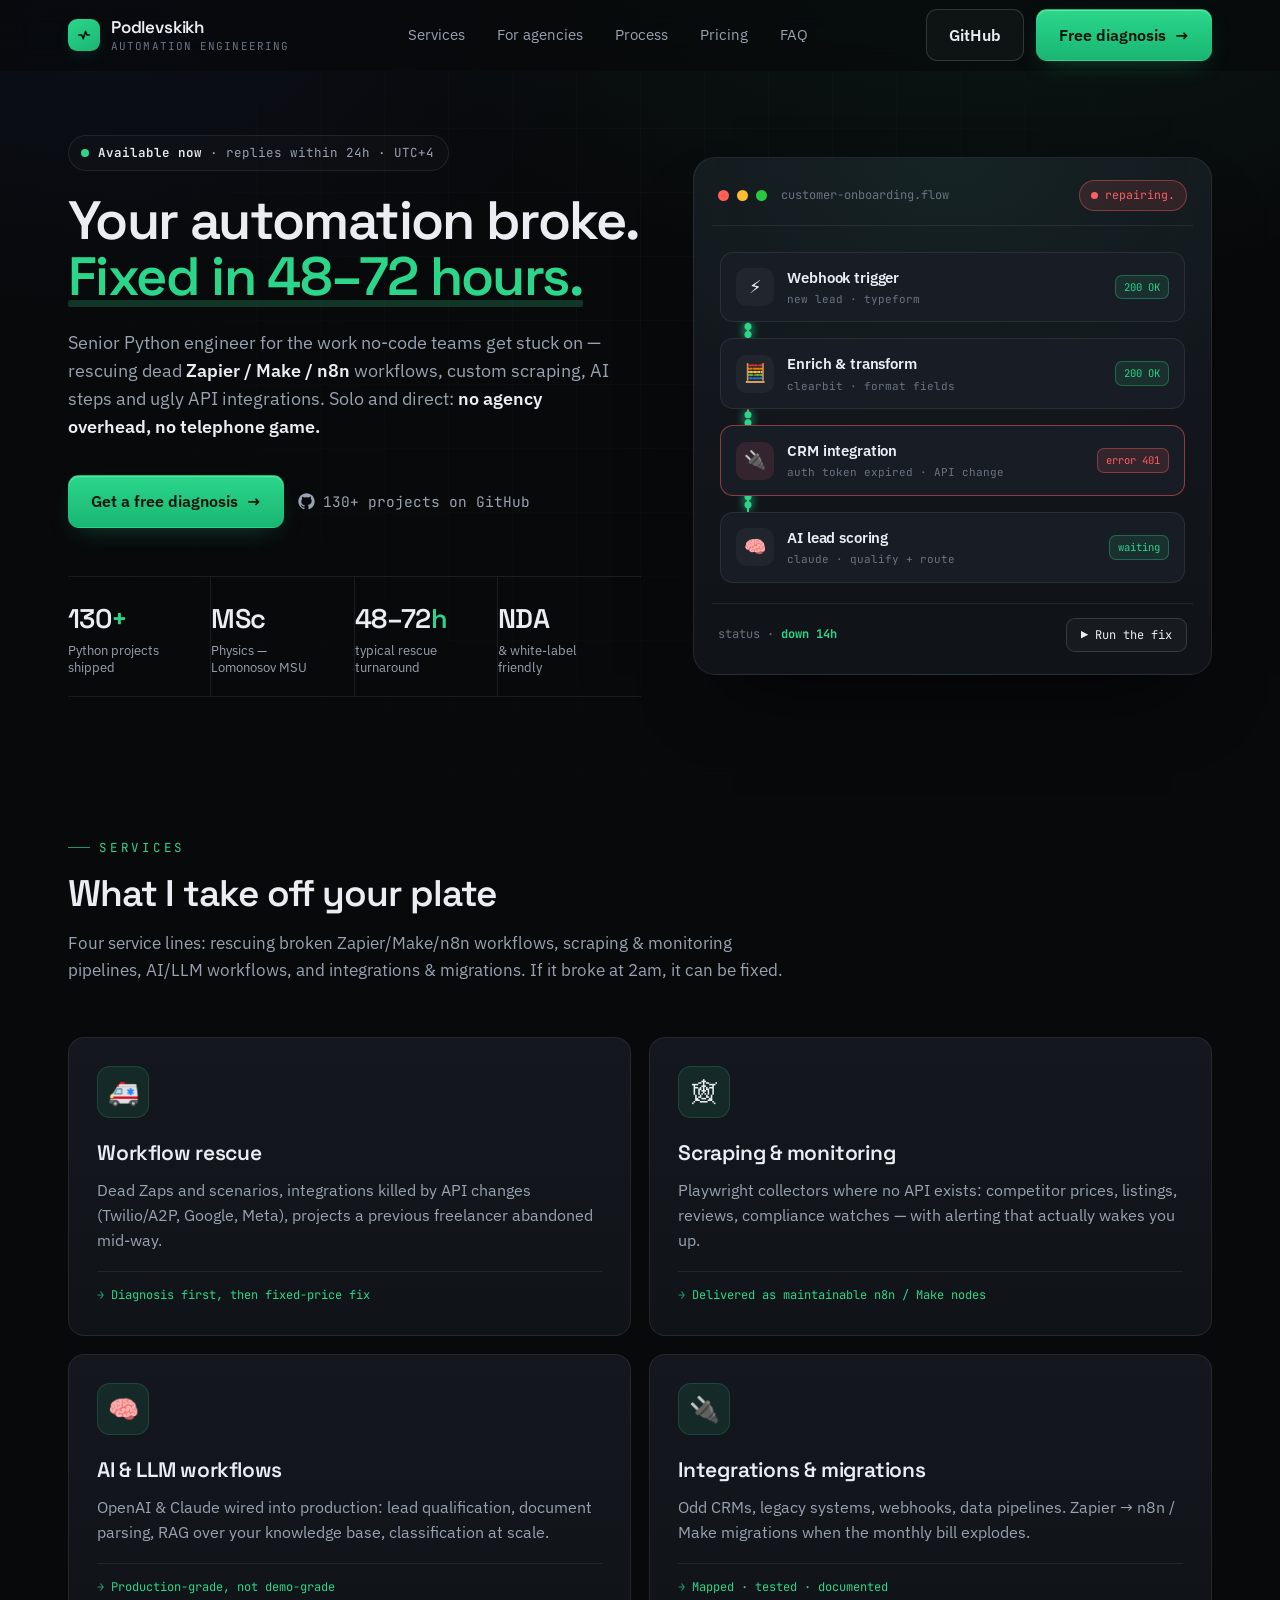
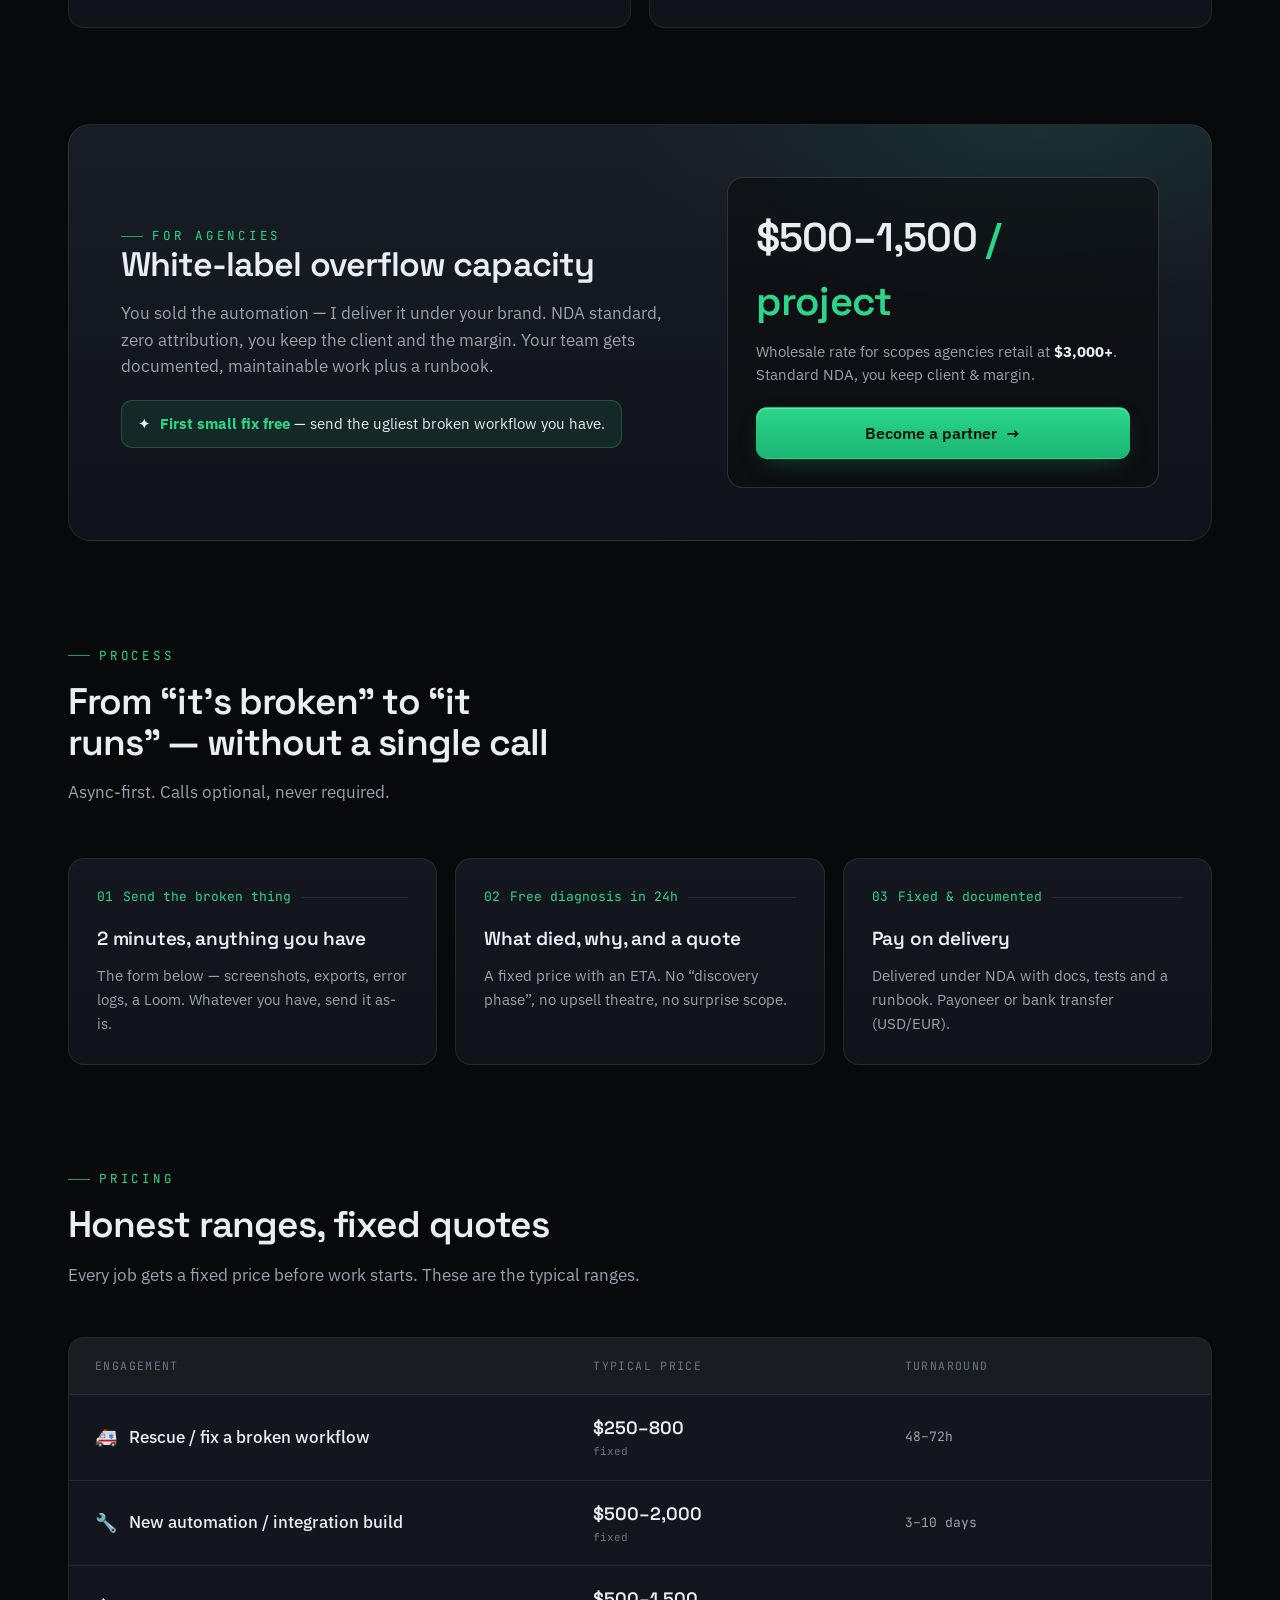
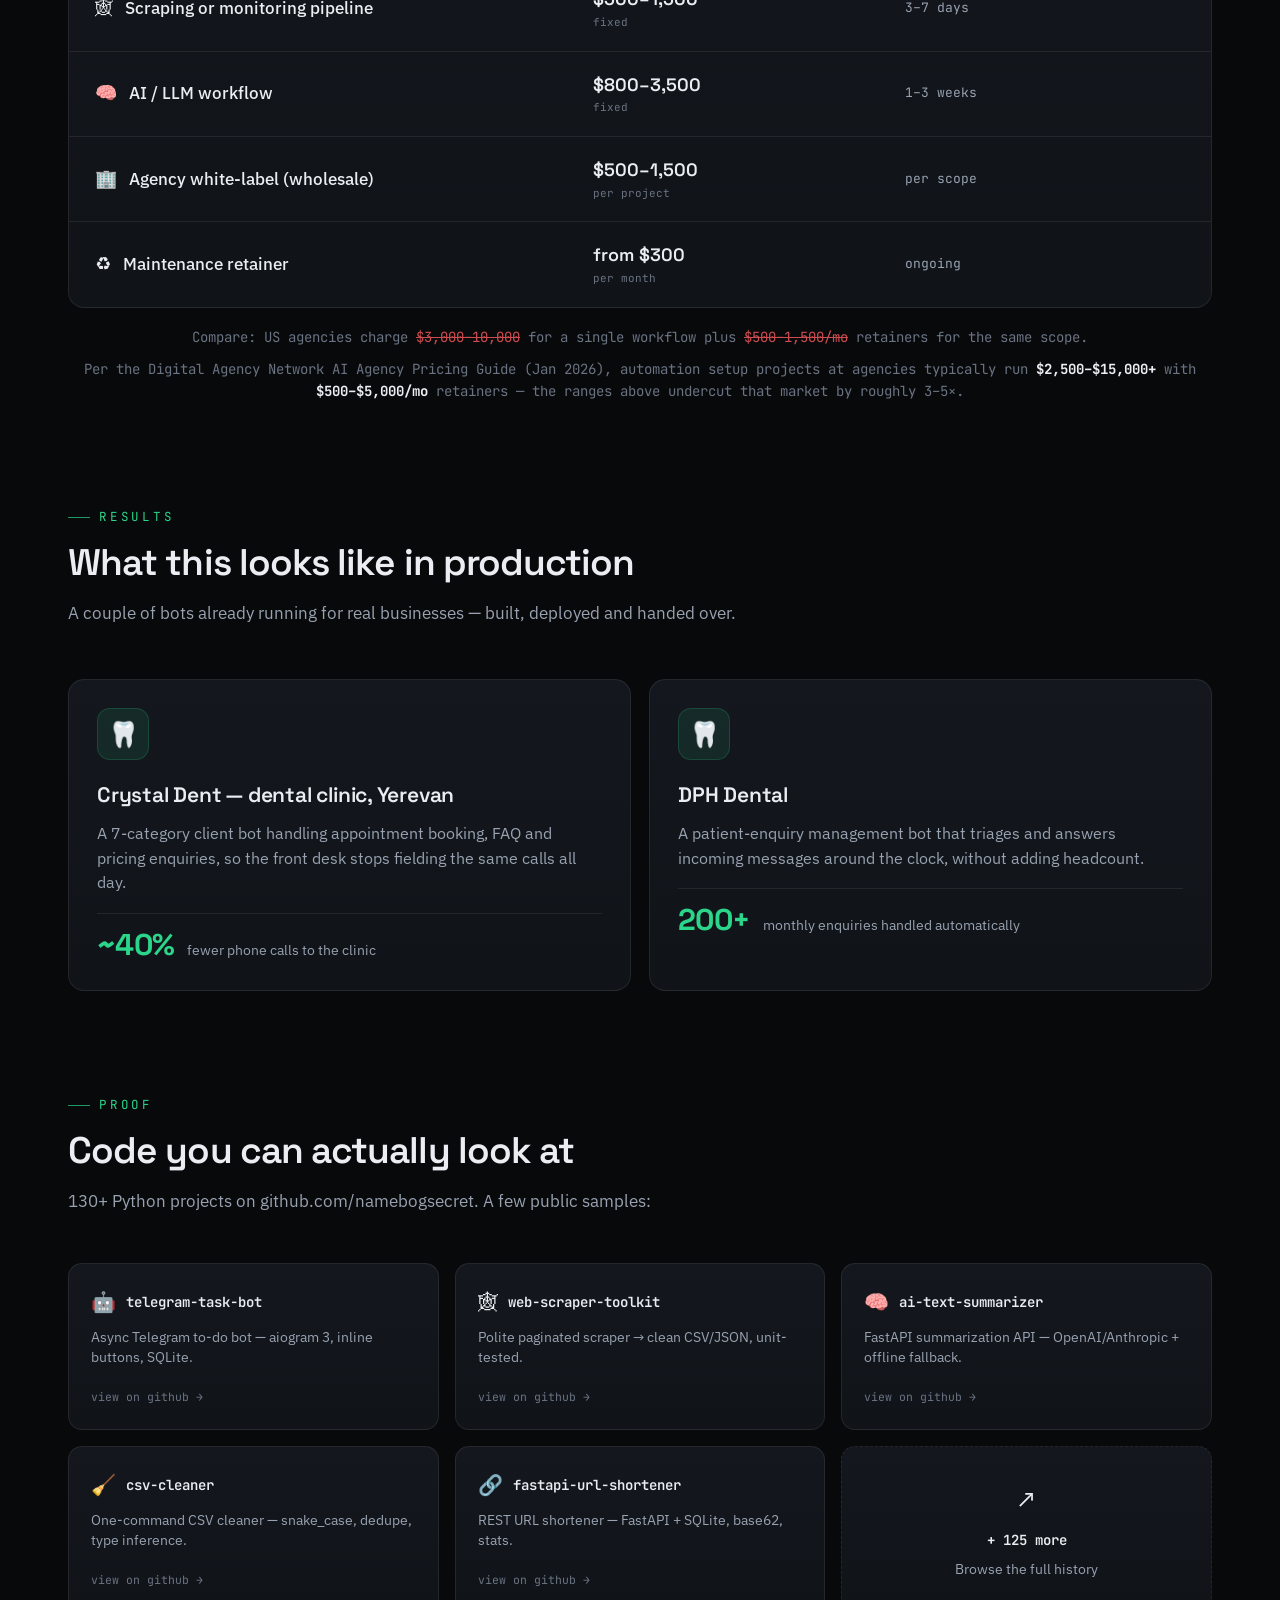
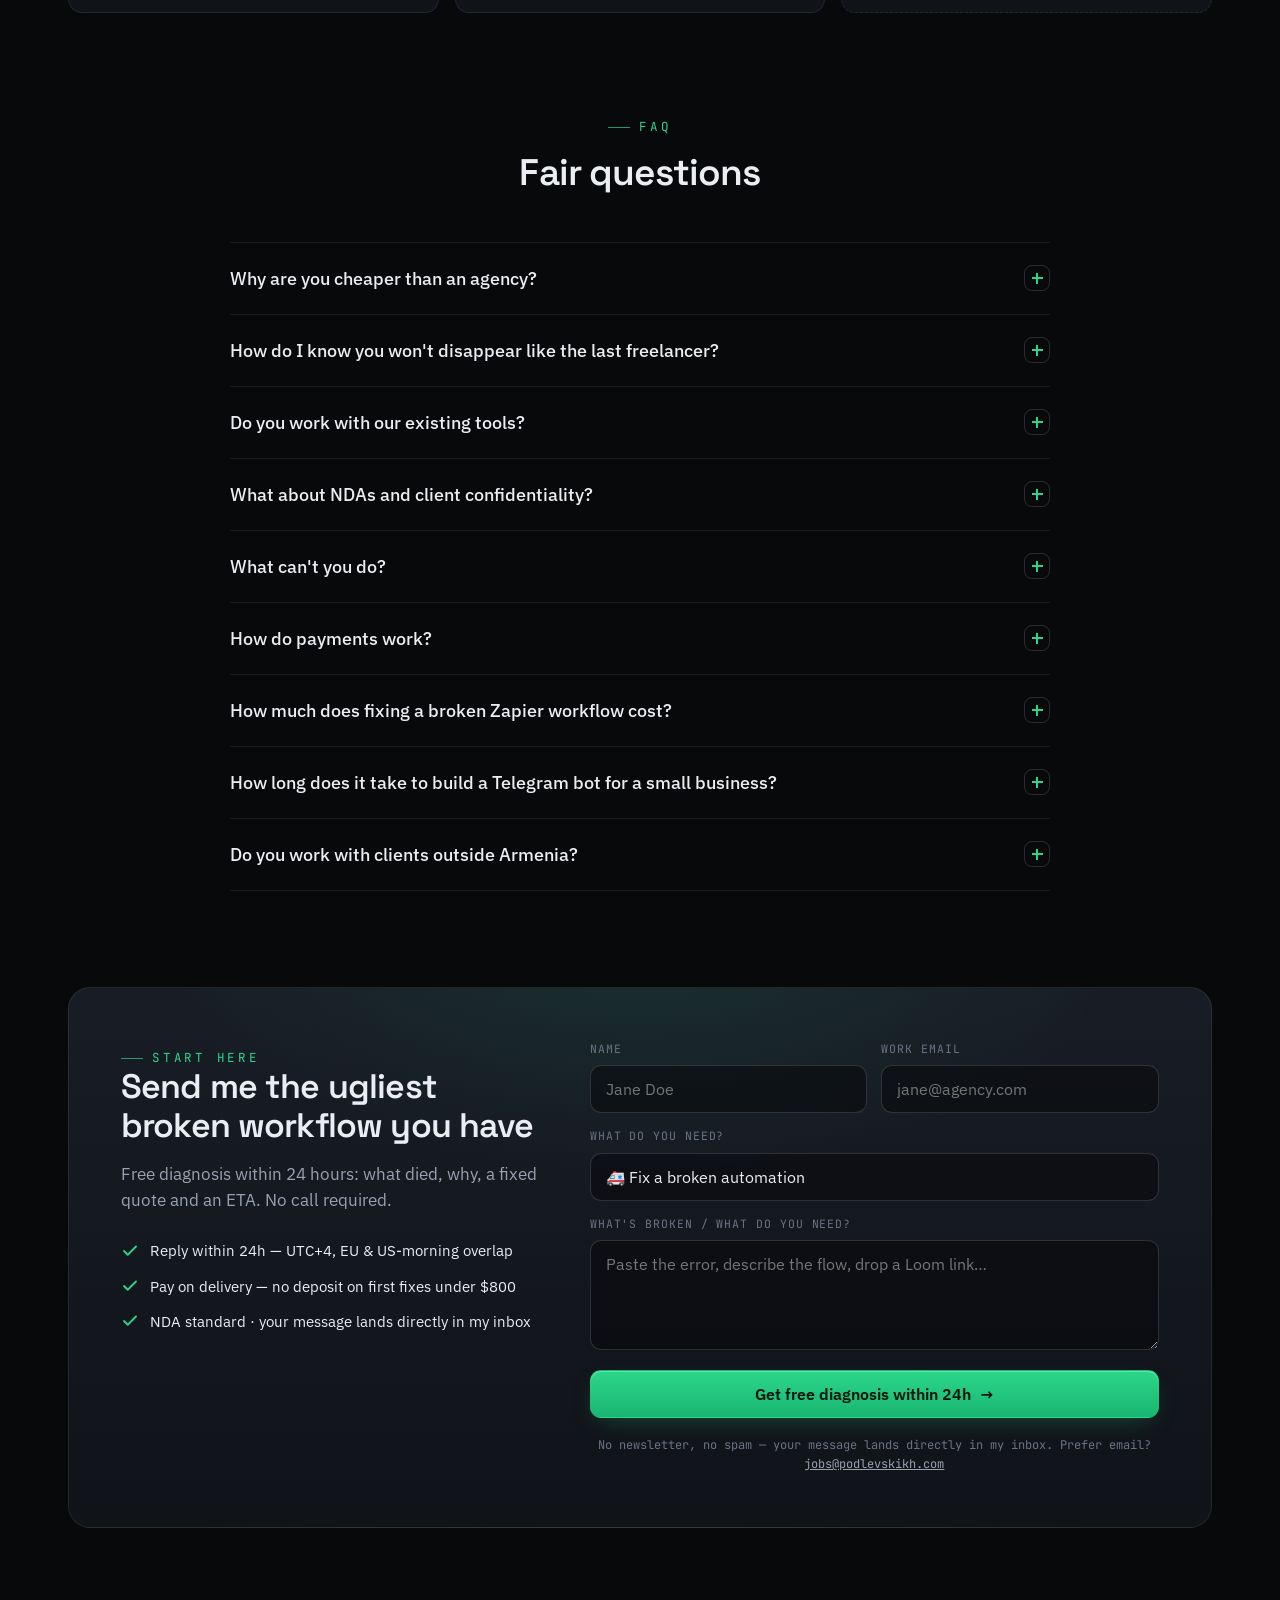
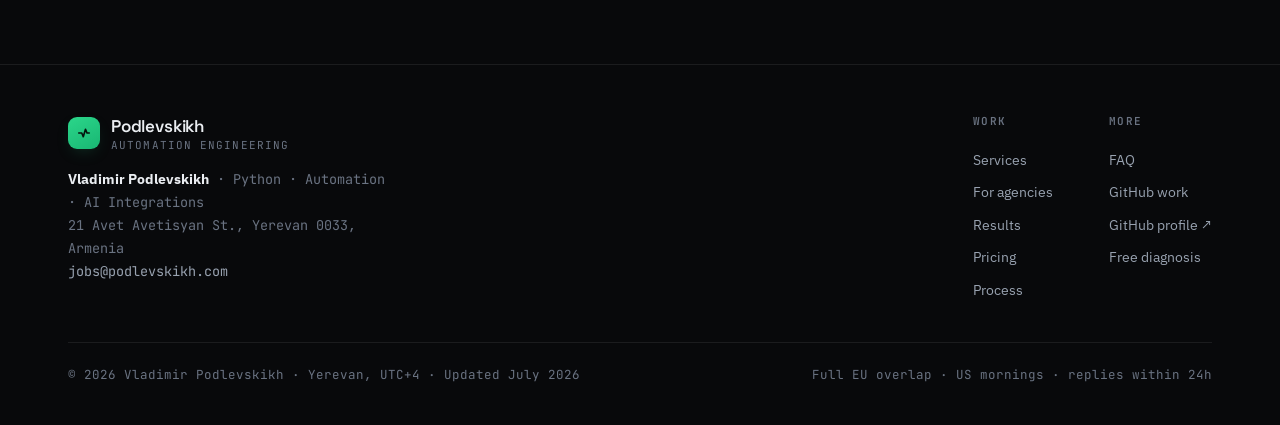
<file: index.html>
<!DOCTYPE html>
<html lang="en">
<head>
<meta charset="UTF-8" />
<meta name="yandex-verification" content="cd1fa182e7c791ec" />
<meta name="viewport" content="width=device-width, initial-scale=1" />
<title>Podlevskikh Automation — Broken Zapier/Make/n8n Fixed in 48–72h</title>
<meta name="description" content="Senior Python engineer who rescues broken Zapier, Make and n8n automations in 48–72h, plus custom scraping, AI/LLM workflows and integrations." />
<link rel="canonical" href="https://auto.podlevskikh.com/" />
<meta property="og:title" content="Podlevskikh Automation — broken workflows fixed in 48–72h" />
<meta property="og:description" content="Rescue for dead Zapier/Make/n8n automations · custom scraping · AI/LLM workflows · white-label for agencies. Free diagnosis within 24h." />
<meta property="og:type" content="website" />
<meta property="og:url" content="https://auto.podlevskikh.com/" />
<link rel="icon" href="data:image/svg+xml,%3Csvg xmlns='http://www.w3.org/2000/svg' viewBox='0 0 100 100'%3E%3Ctext y='.9em' font-size='90'%3E🚑%3C/text%3E%3C/svg%3E" />
<script type="application/ld+json">
{
  "@context": "https://schema.org",
  "@type": "ProfessionalService",
  "name": "Podlevskikh Automation",
  "description": "Automation rescue and custom workflow engineering: Zapier/Make/n8n fixes, web scraping, AI/LLM integrations.",
  "datePublished": "2026-06-08",
  "dateModified": "2026-07-11",
  "founder": {
    "@type": "Person",
    "@id": "https://tutor.podlevskikh.com/#vladimir",
    "name": "Vladimir Podlevskikh",
    "jobTitle": "Senior Python Automation Engineer",
    "alumniOf": {
      "@type": "CollegeOrUniversity",
      "name": "Lomonosov Moscow State University"
    },
    "knowsAbout": [
      "Zapier automation",
      "Make.com",
      "n8n",
      "Python automation",
      "Web scraping",
      "LLM workflows",
      "API integrations"
    ],
    "sameAs": [
      "https://linkedin.com/in/vladimir-podlevskikh",
      "https://preply.in/VLADIMIR6EN2958527510",
      "https://t.me/VladimirPodlevskikh",
      "https://profi.ru/profile/PodlevskihVN/",
      "https://podlevskikh.com/",
      "https://physics.podlevskikh.com/",
      "https://calc.podlevskikh.com/",
      "https://calculators.podlevskikh.com/",
      "https://olymp.podlevskikh.com/",
      "https://exam.podlevskikh.com/",
      "https://graph.podlevskikh.com/",
      "https://python.podlevskikh.com/",
      "https://praxis.podlevskikh.com/",
      "https://rocket.podlevskikh.com/",
      "https://space.podlevskikh.com/"
    ],
    "url": "https://tutor.podlevskikh.com/",
    "alternateName": "Владимир Подлевских"
  },
  "email": "jobs@podlevskikh.com",
  "url": "https://auto.podlevskikh.com/",
  "address": {
    "@type": "PostalAddress",
    "streetAddress": "21 Avet Avetisyan St.",
    "addressLocality": "Yerevan",
    "postalCode": "0033",
    "addressCountry": "AM"
  },
  "areaServed": [
    "US",
    "EU",
    "UK"
  ],
  "priceRange": "$250-$3500"
}
</script>
<script type="application/ld+json">
{"@context":"https://schema.org","@type":"FAQPage","mainEntity":[
{"@type":"Question","name":"Why are you cheaper than an agency?","acceptedAnswer":{"@type":"Answer","text":"No office, no sales team, no project managers — you pay for engineering only. I'm based in Yerevan (UTC+4) with full EU overlap and US-morning availability, which keeps my costs low and my response times fast."}},
{"@type":"Question","name":"How do I know you won't disappear like the last freelancer?","acceptedAnswer":{"@type":"Answer","text":"Three things: you pay on delivery (not upfront), every job ships with documentation and a runbook your team can use without me, and my GitHub history — 130+ projects over years — is public."}},
{"@type":"Question","name":"Do you work with our existing tools?","acceptedAnswer":{"@type":"Answer","text":"Yes. n8n, Make, Zapier, plus raw Python where connectors don't exist. I deliver inside your stack so your team can maintain it — or I stay on a retainer and maintain it for you."}},
{"@type":"Question","name":"What about NDAs and client confidentiality?","acceptedAnswer":{"@type":"Answer","text":"NDA is standard for white-label work — your client never learns I exist. For direct clients: your data stays in your systems; I work through accesses you control and you revoke them when we're done."}},
{"@type":"Question","name":"What can't you do?","acceptedAnswer":{"@type":"Answer","text":"I don't take projects requiring HIPAA-regulated patient-data processing, on-site presence, or 24/7 phone support. If your project needs a 10-person team, I'll tell you in the diagnosis instead of pretending."}},
{"@type":"Question","name":"How do payments work?","acceptedAnswer":{"@type":"Answer","text":"Fixed quote, then delivery, then payment via Payoneer or bank transfer (USD/EUR). Retainers are billed monthly. No deposits for first-time fixes under $800."}},
{"@type":"Question","name":"How much does fixing a broken Zapier workflow cost?","acceptedAnswer":{"@type":"Answer","text":"A rescue or fix of a broken Zapier, Make or n8n workflow is a fixed price of $250–800, quoted up front after a free diagnosis, and delivered in 48–72 hours."}},
{"@type":"Question","name":"How long does it take to build a Telegram bot for a small business?","acceptedAnswer":{"@type":"Answer","text":"A custom Telegram or chatbot build typically takes 5–10 days from requirements to launch, with a first working demo within 48 hours. Prices start at $500."}},
{"@type":"Question","name":"Do you work with clients outside Armenia?","acceptedAnswer":{"@type":"Answer","text":"Yes. Work is async-first and fully remote for clients in the US, EU and UK, with EU and US-morning overlap from UTC+4. Most projects never need a single call."}}
]}
</script>
<link rel="preconnect" href="https://fonts.googleapis.com" />
<link rel="preconnect" href="https://fonts.gstatic.com" crossorigin />
<link href="https://fonts.googleapis.com/css2?family=Space+Grotesk:wght@400;500;600;700&family=IBM+Plex+Sans:wght@400;500;600&family=JetBrains+Mono:wght@400;500;600&display=swap" rel="stylesheet" />
<link rel="stylesheet" href="styles.css" />
<script>/* analytics: неблокирующая */
window.addEventListener("load",function(){try{window.goatcounter=window.goatcounter||{};window.goatcounter.path=function(p){return location.host+(p==="/"?"/index":p)};var s=document.createElement("script");s.async=true;s.src="//gc.zgo.at/count.js";s.setAttribute("data-goatcounter","https://stats.podlevskikh.com/count");s.onerror=function(){};document.body.appendChild(s)}catch(e){}});
</script>
</head>
<body>

<!-- ============================ NAV ============================ -->
<header class="nav">
  <div class="wrap nav-inner">
    <a class="brand" href="#top">
      <span class="mark">
        <svg viewBox="0 0 24 24" fill="none" stroke="#04140d" stroke-width="2.2" stroke-linecap="round" stroke-linejoin="round">
          <path d="M5 12h4l2 5 3-10 2 5h3" />
        </svg>
      </span>
      <span>Podlevskikh<small>AUTOMATION ENGINEERING</small></span>
    </a>
    <nav class="nav-links">
      <a href="#services">Services</a>
      <a href="#agencies">For agencies</a>
      <a href="#process">Process</a>
      <a href="#pricing">Pricing</a>
      <a href="#faq">FAQ</a>
    </nav>
    <div class="nav-cta">
      <a class="btn btn-ghost" href="https://github.com/namebogsecret" target="_blank" rel="noopener">GitHub</a>
      <a class="btn btn-primary" href="#quote">Free diagnosis <span class="arrow">→</span></a>
    </div>
  </div>
</header>

<main id="top">

<!-- ============================ HERO ============================ -->
<section class="hero">
  <div class="wrap hero-grid">
    <div class="hero-left">
      <div class="status-pill reveal">
        <span class="dot"></span>
        <span><b>Available now</b> · replies within 24h · UTC+4</span>
      </div>
      <h1 class="hero-title reveal d1">Your automation broke.<br /><em>Fixed in 48–72 hours.</em></h1>
      <p class="hero-sub reveal d2">
        Senior Python engineer for the work no-code teams get stuck on — rescuing dead
        <strong>Zapier / Make / n8n</strong> workflows, custom scraping, AI steps and ugly API
        integrations. Solo and direct: <strong>no agency overhead, no telephone game.</strong>
      </p>
      <div class="hero-actions reveal d3">
        <a class="btn btn-primary" href="#quote">Get a free diagnosis <span class="arrow">→</span></a>
        <a class="gh-link" href="https://github.com/namebogsecret" target="_blank" rel="noopener">
          <svg viewBox="0 0 24 24" fill="currentColor"><path d="M12 .5C5.6.5.5 5.6.5 12c0 5.1 3.3 9.4 7.9 10.9.6.1.8-.2.8-.5v-2c-3.2.7-3.9-1.4-3.9-1.4-.5-1.3-1.3-1.7-1.3-1.7-1.1-.7.1-.7.1-.7 1.2.1 1.8 1.2 1.8 1.2 1 1.8 2.7 1.3 3.4 1 .1-.8.4-1.3.7-1.6-2.6-.3-5.3-1.3-5.3-5.7 0-1.3.5-2.3 1.2-3.1-.1-.3-.5-1.5.1-3.1 0 0 1-.3 3.3 1.2a11.5 11.5 0 0 1 6 0C17 4.6 18 4.9 18 4.9c.6 1.6.2 2.8.1 3.1.8.8 1.2 1.8 1.2 3.1 0 4.4-2.7 5.4-5.3 5.7.4.4.8 1.1.8 2.2v3.3c0 .3.2.6.8.5 4.6-1.5 7.9-5.8 7.9-10.9C23.5 5.6 18.4.5 12 .5Z"/></svg>
          130+ projects on GitHub
        </a>
      </div>

      <div class="hero-trust reveal d4">
        <div class="cell">
          <div class="num"><span data-count="130" data-suffix="+">0</span><span class="u">+</span></div>
          <div class="lbl">Python projects<br />shipped</div>
        </div>
        <div class="cell">
          <div class="num">MSc</div>
          <div class="lbl">Physics —<br />Lomonosov MSU</div>
        </div>
        <div class="cell">
          <div class="num"><span data-count="48">0</span>–<span data-count="72">0</span><span class="u">h</span></div>
          <div class="lbl">typical rescue<br />turnaround</div>
        </div>
        <div class="cell">
          <div class="num">NDA</div>
          <div class="lbl">&amp; white-label<br />friendly</div>
        </div>
      </div>
    </div>

    <!-- workflow diagram -->
    <div class="hero-right reveal d2">
      <div class="flow-card">
        <div class="flow-head">
          <div class="left">
            <span class="tl"></span><span class="tl"></span><span class="tl"></span>
            <span class="title">customer-onboarding.flow</span>
          </div>
          <span class="flow-state broken"><span class="sd"></span>workflow down</span>
        </div>

        <div class="flow-stage">
          <svg class="flow-svg" preserveAspectRatio="none"></svg>
          <div class="flow-nodes">
            <div class="fnode ok">
              <span class="ico">⚡</span>
              <span class="meta"><span class="nm">Webhook trigger</span><span class="ds">new lead · typeform</span></span>
              <span class="badge">200 OK</span>
            </div>
            <div class="fnode ok">
              <span class="ico">🧮</span>
              <span class="meta"><span class="nm">Enrich &amp; transform</span><span class="ds">clearbit · format fields</span></span>
              <span class="badge">200 OK</span>
            </div>
            <div class="fnode target">
              <span class="ico">🔌</span>
              <span class="meta"><span class="nm">CRM integration</span><span class="ds">auth token expired · API change</span></span>
              <span class="badge">error 401</span>
            </div>
            <div class="fnode ok">
              <span class="ico">🧠</span>
              <span class="meta"><span class="nm">AI lead scoring</span><span class="ds">claude · qualify + route</span></span>
              <span class="badge">waiting</span>
            </div>
          </div>
        </div>

        <div class="flow-foot">
          <span class="timer">status · <b>down 14h</b></span>
          <button class="flow-btn"><span>▶</span> Run the fix</button>
        </div>
      </div>
    </div>
  </div>
</section>

<!-- ============================ SERVICES ============================ -->
<section class="section" id="services">
  <div class="wrap">
    <div class="section-head reveal">
      <span class="eyebrow">Services</span>
      <h2>What I take off your plate</h2>
      <p>Four service lines: rescuing broken Zapier/Make/n8n workflows, scraping &amp; monitoring pipelines, AI/LLM workflows, and integrations &amp; migrations. If it broke at 2am, it can be fixed.</p>
    </div>

    <div class="services-grid">
      <article class="svc reveal">
        <div class="ico">🚑</div>
        <h3>Workflow rescue</h3>
        <p>Dead Zaps and scenarios, integrations killed by API changes (Twilio/A2P, Google, Meta), projects a previous freelancer abandoned mid-way.</p>
        <span class="tag">Diagnosis first, then fixed-price fix</span>
      </article>

      <article class="svc reveal d1">
        <div class="ico">🕸</div>
        <h3>Scraping &amp; monitoring</h3>
        <p>Playwright collectors where no API exists: competitor prices, listings, reviews, compliance watches — with alerting that actually wakes you up.</p>
        <span class="tag">Delivered as maintainable n8n / Make nodes</span>
      </article>

      <article class="svc reveal">
        <div class="ico">🧠</div>
        <h3>AI &amp; LLM workflows</h3>
        <p>OpenAI &amp; Claude wired into production: lead qualification, document parsing, RAG over your knowledge base, classification at scale.</p>
        <span class="tag">Production-grade, not demo-grade</span>
      </article>

      <article class="svc reveal d1">
        <div class="ico">🔌</div>
        <h3>Integrations &amp; migrations</h3>
        <p>Odd CRMs, legacy systems, webhooks, data pipelines. Zapier → n8n / Make migrations when the monthly bill explodes.</p>
        <span class="tag">Mapped · tested · documented</span>
      </article>
    </div>
  </div>
</section>

<!-- ============================ AGENCIES ============================ -->
<section class="section" id="agencies" style="padding-top: 0;">
  <div class="wrap">
    <div class="band reveal">
      <div class="band-text">
        <span class="eyebrow">For agencies</span>
        <h2>White-label overflow capacity</h2>
        <p>You sold the automation — I deliver it under your brand. NDA standard, zero attribution, you keep the client and the margin. Your team gets documented, maintainable work plus a runbook.</p>
        <div class="free">✦ <span><b>First small fix free</b> — send the ugliest broken workflow you have.</span></div>
      </div>
      <div class="price-box">
        <div class="big">$500–1,500<span> / project</span></div>
        <div class="cap">Wholesale rate for scopes agencies retail at <b style="color:var(--text)">$3,000+</b>. Standard NDA, you keep client &amp; margin.</div>
        <a class="btn btn-primary" href="#quote" style="margin-top:20px;width:100%;justify-content:center;">Become a partner <span class="arrow">→</span></a>
      </div>
    </div>
  </div>
</section>

<!-- ============================ PROCESS ============================ -->
<section class="section" id="process" style="padding-top: 0;">
  <div class="wrap">
    <div class="section-head reveal">
      <span class="eyebrow">Process</span>
      <h2>From “it's broken” to “it runs” — without a single call</h2>
      <p>Async-first. Calls optional, never required.</p>
    </div>

    <div class="steps">
      <div class="step reveal">
        <div class="n">Send the broken thing</div>
        <h3>2 minutes, anything you have</h3>
        <p>The form below — screenshots, exports, error logs, a Loom. Whatever you have, send it as-is.</p>
      </div>
      <div class="step reveal d1">
        <div class="n">Free diagnosis in 24h</div>
        <h3>What died, why, and a quote</h3>
        <p>A fixed price with an ETA. No “discovery phase”, no upsell theatre, no surprise scope.</p>
      </div>
      <div class="step reveal d2">
        <div class="n">Fixed &amp; documented</div>
        <h3>Pay on delivery</h3>
        <p>Delivered under NDA with docs, tests and a runbook. Payoneer or bank transfer (USD/EUR).</p>
      </div>
    </div>
  </div>
</section>

<!-- ============================ PRICING ============================ -->
<section class="section" id="pricing" style="padding-top: 0;">
  <div class="wrap">
    <div class="section-head reveal">
      <span class="eyebrow">Pricing</span>
      <h2>Honest ranges, fixed quotes</h2>
      <p>Every job gets a fixed price before work starts. These are the typical ranges.</p>
    </div>

    <div class="ptable reveal">
      <div class="prow head">
        <div>Engagement</div><div>Typical price</div><div>Turnaround</div>
      </div>
      <div class="prow">
        <div class="eng"><span class="e-ico">🚑</span> Rescue / fix a broken workflow</div>
        <div class="pp">$250–800 <span class="fx">fixed</span></div>
        <div class="tt">48–72h</div>
      </div>
      <div class="prow">
        <div class="eng"><span class="e-ico">🔧</span> New automation / integration build</div>
        <div class="pp">$500–2,000 <span class="fx">fixed</span></div>
        <div class="tt">3–10 days</div>
      </div>
      <div class="prow">
        <div class="eng"><span class="e-ico">🕸</span> Scraping or monitoring pipeline</div>
        <div class="pp">$500–1,500 <span class="fx">fixed</span></div>
        <div class="tt">3–7 days</div>
      </div>
      <div class="prow">
        <div class="eng"><span class="e-ico">🧠</span> AI / LLM workflow</div>
        <div class="pp">$800–3,500 <span class="fx">fixed</span></div>
        <div class="tt">1–3 weeks</div>
      </div>
      <div class="prow">
        <div class="eng"><span class="e-ico">🏢</span> Agency white-label (wholesale)</div>
        <div class="pp">$500–1,500 <span class="fx">per project</span></div>
        <div class="tt">per scope</div>
      </div>
      <div class="prow">
        <div class="eng"><span class="e-ico">♻️</span> Maintenance retainer</div>
        <div class="pp">from $300 <span class="fx">per month</span></div>
        <div class="tt">ongoing</div>
      </div>
    </div>
    <p class="pcompare reveal">Compare: US agencies charge <s>$3,000–10,000</s> for a single workflow plus <s>$500–1,500/mo</s> retainers for the same scope.</p>
    <p class="pcompare reveal" style="margin-top:10px;">Per the <a href="https://digitalagencynetwork.com/ai-agency-pricing/" target="_blank" rel="noopener">Digital Agency Network AI Agency Pricing Guide (Jan 2026)</a>, automation setup projects at agencies typically run <b style="color:var(--text)">$2,500–$15,000+</b> with <b style="color:var(--text)">$500–$5,000/mo</b> retainers — the ranges above undercut that market by roughly 3–5×.</p>
  </div>
</section>

<!-- ============================ RESULTS ============================ -->
<section class="section" id="results" style="padding-top: 0;">
  <div class="wrap">
    <div class="section-head reveal">
      <span class="eyebrow">Results</span>
      <h2>What this looks like in production</h2>
      <p>A couple of bots already running for real businesses — built, deployed and handed over.</p>
    </div>

    <div class="services-grid">
      <article class="svc case reveal">
        <div class="ico">🦷</div>
        <h3>Crystal Dent — dental clinic, Yerevan</h3>
        <p>A 7-category client bot handling appointment booking, FAQ and pricing enquiries, so the front desk stops fielding the same calls all day.</p>
        <div class="case-stat"><span class="big">~40%</span><span class="cap">fewer phone calls to the clinic</span></div>
      </article>

      <article class="svc case reveal d1">
        <div class="ico">🦷</div>
        <h3>DPH Dental</h3>
        <p>A patient-enquiry management bot that triages and answers incoming messages around the clock, without adding headcount.</p>
        <div class="case-stat"><span class="big">200+</span><span class="cap">monthly enquiries handled automatically</span></div>
      </article>
    </div>
  </div>
</section>

<!-- ============================ PROOF ============================ -->
<section class="section" id="proof" style="padding-top: 0;">
  <div class="wrap">
    <div class="section-head reveal">
      <span class="eyebrow">Proof</span>
      <h2>Code you can actually look at</h2>
      <p>130+ Python projects on github.com/namebogsecret. A few public samples:</p>
    </div>

    <div class="proof-grid">
      <a class="repo reveal" href="https://github.com/namebogsecret/telegram-task-bot" target="_blank" rel="noopener">
        <div class="top"><span class="rico">🤖</span><span class="rname">telegram-task-bot</span></div>
        <p>Async Telegram to-do bot — aiogram 3, inline buttons, SQLite.</p>
        <span class="gh">view on github →</span>
      </a>
      <a class="repo reveal d1" href="https://github.com/namebogsecret/web-scraper-toolkit" target="_blank" rel="noopener">
        <div class="top"><span class="rico">🕸</span><span class="rname">web-scraper-toolkit</span></div>
        <p>Polite paginated scraper → clean CSV/JSON, unit-tested.</p>
        <span class="gh">view on github →</span>
      </a>
      <a class="repo reveal d2" href="https://github.com/namebogsecret/ai-text-summarizer" target="_blank" rel="noopener">
        <div class="top"><span class="rico">🧠</span><span class="rname">ai-text-summarizer</span></div>
        <p>FastAPI summarization API — OpenAI/Anthropic + offline fallback.</p>
        <span class="gh">view on github →</span>
      </a>
      <a class="repo reveal" href="https://github.com/namebogsecret/csv-cleaner" target="_blank" rel="noopener">
        <div class="top"><span class="rico">🧹</span><span class="rname">csv-cleaner</span></div>
        <p>One-command CSV cleaner — snake_case, dedupe, type inference.</p>
        <span class="gh">view on github →</span>
      </a>
      <a class="repo reveal d1" href="https://github.com/namebogsecret/fastapi-url-shortener" target="_blank" rel="noopener">
        <div class="top"><span class="rico">🔗</span><span class="rname">fastapi-url-shortener</span></div>
        <p>REST URL shortener — FastAPI + SQLite, base62, stats.</p>
        <span class="gh">view on github →</span>
      </a>
      <a class="repo reveal d2" href="https://github.com/namebogsecret" target="_blank" rel="noopener" style="display:flex;align-items:center;justify-content:center;text-align:center;border-style:dashed;">
        <div style="display:flex;flex-direction:column;gap:8px;align-items:center;">
          <span class="rico" style="font-size:26px;">↗</span>
          <span class="rname">+ 125 more</span>
          <p style="margin:0;">Browse the full history</p>
        </div>
      </a>
    </div>
  </div>
</section>

<!-- ============================ FAQ ============================ -->
<section class="section" id="faq" style="padding-top: 0;">
  <div class="wrap">
    <div class="section-head center reveal">
      <span class="eyebrow" style="justify-content:center;">FAQ</span>
      <h2>Fair questions</h2>
    </div>

    <div class="faq-wrap reveal">
      <div class="faq-item">
        <button class="faq-q">Why are you cheaper than an agency?<span class="pm"></span></button>
        <div class="faq-a"><div class="inner">No office, no sales team, no project managers — you pay for engineering only. I'm based in Yerevan (UTC+4) with full EU overlap and US-morning availability, which keeps my costs low and my response times fast.</div></div>
      </div>
      <div class="faq-item">
        <button class="faq-q">How do I know you won't disappear like the last freelancer?<span class="pm"></span></button>
        <div class="faq-a"><div class="inner">Three things: you pay on delivery (not upfront), every job ships with documentation and a runbook your team can use without me, and my GitHub history — 130+ projects over years — is public. Disappearing acts don't leave that kind of paper trail.</div></div>
      </div>
      <div class="faq-item">
        <button class="faq-q">Do you work with our existing tools?<span class="pm"></span></button>
        <div class="faq-a"><div class="inner">Yes. n8n, Make, Zapier, plus raw Python where connectors don't exist. I deliver inside your stack so your team can maintain it — or I stay on a retainer and maintain it for you.</div></div>
      </div>
      <div class="faq-item">
        <button class="faq-q">What about NDAs and client confidentiality?<span class="pm"></span></button>
        <div class="faq-a"><div class="inner">NDA is standard for white-label work — your client never learns I exist. For direct clients: your data stays in your systems; I work through accesses you control and you revoke them when we're done.</div></div>
      </div>
      <div class="faq-item">
        <button class="faq-q">What can't you do?<span class="pm"></span></button>
        <div class="faq-a"><div class="inner">I don't take projects requiring HIPAA-regulated patient-data processing, on-site presence, or 24/7 phone support. If your project needs a 10-person team, I'll tell you in the diagnosis instead of pretending.</div></div>
      </div>
      <div class="faq-item">
        <button class="faq-q">How do payments work?<span class="pm"></span></button>
        <div class="faq-a"><div class="inner">Fixed quote → delivery → payment via Payoneer or bank transfer (USD/EUR). Retainers are billed monthly. No deposits for first-time fixes under $800.</div></div>
      </div>
      <div class="faq-item">
        <button class="faq-q">How much does fixing a broken Zapier workflow cost?<span class="pm"></span></button>
        <div class="faq-a"><div class="inner">A rescue or fix of a broken Zapier, Make or n8n workflow is a fixed price of $250–800, quoted up front after a free diagnosis, and delivered in 48–72 hours. You see the price before any work starts.</div></div>
      </div>
      <div class="faq-item">
        <button class="faq-q">How long does it take to build a Telegram bot for a small business?<span class="pm"></span></button>
        <div class="faq-a"><div class="inner">A custom Telegram or chatbot build typically takes 5–10 days from requirements to launch, with a first working demo within 48 hours. Prices start at $500, depending on scope and integrations.</div></div>
      </div>
      <div class="faq-item">
        <button class="faq-q">Do you work with clients outside Armenia?<span class="pm"></span></button>
        <div class="faq-a"><div class="inner">Yes. Work is async-first and fully remote — clients in the US, EU and UK, with EU and US-morning overlap from UTC+4 (Yerevan). Most projects never need a single call.</div></div>
      </div>
    </div>
  </div>
</section>

<!-- ============================ CONTACT ============================ -->
<section class="section" id="quote" style="padding-top: 0;">
  <div class="wrap">
    <div class="contact reveal">
      <div class="left">
        <span class="eyebrow">Start here</span>
        <h2>Send me the ugliest broken workflow you have</h2>
        <p>Free diagnosis within 24 hours: what died, why, a fixed quote and an ETA. No call required.</p>
        <div class="assure">
          <div class="a"><svg class="c" viewBox="0 0 24 24" fill="none" stroke="currentColor" stroke-width="2.4" stroke-linecap="round" stroke-linejoin="round"><path d="M20 6 9 17l-5-5"/></svg> Reply within 24h — UTC+4, EU &amp; US-morning overlap</div>
          <div class="a"><svg class="c" viewBox="0 0 24 24" fill="none" stroke="currentColor" stroke-width="2.4" stroke-linecap="round" stroke-linejoin="round"><path d="M20 6 9 17l-5-5"/></svg> Pay on delivery — no deposit on first fixes under $800</div>
          <div class="a"><svg class="c" viewBox="0 0 24 24" fill="none" stroke="currentColor" stroke-width="2.4" stroke-linecap="round" stroke-linejoin="round"><path d="M20 6 9 17l-5-5"/></svg> NDA standard · your message lands directly in my inbox</div>
        </div>
      </div>

      <form class="form" id="quote-form" action="https://formsubmit.co/ajax/jobs@podlevskikh.com" method="POST">
        <input type="hidden" name="_subject" value="🔥 LEAD: automation request from landing" />
        <input type="hidden" name="_template" value="table" />
        <input type="text" name="_honey" style="display:none" tabindex="-1" autocomplete="off" />
        <div class="field row2">
          <div class="field"><label for="name">Name</label><input id="name" name="name" type="text" placeholder="Jane Doe" required /></div>
          <div class="field"><label for="email">Work email</label><input id="email" name="email" type="email" placeholder="jane@agency.com" required /></div>
        </div>
        <div class="field">
          <label for="need">What do you need?</label>
          <select id="need" name="type">
            <option value="rescue">🚑 Fix a broken automation</option>
            <option value="build">🔧 Build a new automation / integration</option>
            <option value="scraping">🕸 Scraping / monitoring pipeline</option>
            <option value="ai">🧠 AI / LLM workflow</option>
            <option value="whitelabel">🏢 Agency — white-label partnership</option>
            <option value="other">Something else</option>
          </select>
        </div>
        <div class="field">
          <label for="msg">What's broken / what do you need?</label>
          <textarea id="msg" name="message" placeholder="Paste the error, describe the flow, drop a Loom link…" required></textarea>
        </div>
        <button class="btn btn-primary submit" type="submit" style="width:100%;justify-content:center;">Get free diagnosis within 24h <span class="arrow">→</span></button>
        <p class="form-note">No newsletter, no spam — your message lands directly in my inbox. Prefer email? <a href="mailto:jobs@podlevskikh.com" style="color:var(--muted);text-decoration:underline;">jobs@podlevskikh.com</a></p>
        <div class="form-success"><span style="font-size:18px;">✅</span><span><b>Got it.</b> Your diagnosis lands in your inbox within 24 hours. — Vladimir</span></div>
      </form>
    </div>
  </div>
</section>

</main>

<!-- ============================ FOOTER ============================ -->
<footer class="footer">
  <div class="wrap">
    <div class="footer-grid">
      <div class="footer-brand" style="max-width:320px;">
        <a class="brand" href="#top">
          <span class="mark">
            <svg viewBox="0 0 24 24" fill="none" stroke="#04140d" stroke-width="2.2" stroke-linecap="round" stroke-linejoin="round"><path d="M5 12h4l2 5 3-10 2 5h3" /></svg>
          </span>
          <span>Podlevskikh<small>AUTOMATION ENGINEERING</small></span>
        </a>
        <p class="addr" style="margin-top:14px;">
          <b style="color:var(--text);font-family:var(--font-body);">Vladimir Podlevskikh</b> · Python · Automation · AI Integrations<br />
          21 Avet Avetisyan St., Yerevan 0033, Armenia<br />
          <a href="mailto:jobs@podlevskikh.com">jobs@podlevskikh.com</a>
        </p>
      </div>
      <div class="cols">
        <div class="col">
          <p class="col-h">Work</p>
          <a href="#services">Services</a>
          <a href="#agencies">For agencies</a>
          <a href="#results">Results</a>
          <a href="#pricing">Pricing</a>
          <a href="#process">Process</a>
        </div>
        <div class="col">
          <p class="col-h">More</p>
          <a href="#faq">FAQ</a>
          <a href="#proof">GitHub work</a>
          <a href="https://github.com/namebogsecret" target="_blank" rel="noopener">GitHub profile ↗</a>
          <a href="#quote">Free diagnosis</a>
        </div>
      </div>
    </div>
    <div class="footer-bottom">
      <span>© 2026 Vladimir Podlevskikh · Yerevan, UTC+4 · <span class="updated">Updated July 2026</span></span>
      <span>Full EU overlap · US mornings · replies within 24h</span>
    </div>
  </div>
</footer>

<script src="app.js"></script>
</body>
</html>
</file>
<file: styles.css>
/* ============================================================
   Podlevskikh Automation — engineering-grade landing
   Dark technical aesthetic. Space Grotesk / IBM Plex / JetBrains Mono
   ============================================================ */

:root {
  /* surfaces */
  --bg: #08090B;
  --bg-grid: #0B0D10;
  --elev: #101318;
  --surface: #14181E;
  --surface-2: #181D25;
  --line: rgba(255, 255, 255, 0.08);
  --line-2: rgba(255, 255, 255, 0.14);

  /* text */
  --text: #EAEDF1;
  --muted: #98A2B0;
  --faint: #6A7382;

  /* accent (emerald = "it runs") — overridable via tweaks */
  --accent: #2BD68A;
  --accent-2: #19B673;
  --accent-ink: #04140D;
  --accent-glow: rgba(43, 214, 138, 0.35);
  --accent-soft: rgba(43, 214, 138, 0.10);

  /* signal */
  --danger: #FF5E62;
  --danger-soft: rgba(255, 94, 98, 0.12);
  --amber: #F5B544;

  --radius: 16px;
  --radius-lg: 22px;
  --maxw: 1200px;

  --font-display: "Space Grotesk", system-ui, sans-serif;
  --font-body: "IBM Plex Sans", system-ui, sans-serif;
  --font-mono: "JetBrains Mono", ui-monospace, monospace;

  --ease: cubic-bezier(0.22, 1, 0.36, 1);
}

* { box-sizing: border-box; margin: 0; padding: 0; }

html { scroll-behavior: smooth; -webkit-font-smoothing: antialiased; scroll-padding-top: 90px; }

body {
  font-family: var(--font-body);
  background: var(--bg);
  color: var(--text);
  line-height: 1.6;
  font-size: 17px;
  overflow-x: hidden;
  background-image:
    radial-gradient(1100px 600px at 78% -8%, rgba(43, 214, 138, 0.08), transparent 60%),
    radial-gradient(900px 500px at 8% 4%, rgba(60, 120, 255, 0.05), transparent 55%);
  background-attachment: fixed;
}

::selection { background: var(--accent); color: var(--accent-ink); }

a { color: inherit; text-decoration: none; }

.wrap { width: 100%; max-width: var(--maxw); margin: 0 auto; padding: 0 28px; }

/* faint global grid texture */
body::before {
  content: "";
  position: fixed;
  inset: 0;
  pointer-events: none;
  z-index: 0;
  background-image:
    linear-gradient(to right, rgba(255, 255, 255, 0.022) 1px, transparent 1px),
    linear-gradient(to bottom, rgba(255, 255, 255, 0.022) 1px, transparent 1px);
  background-size: 64px 64px;
  mask-image: radial-gradient(circle at 50% 30%, #000 0%, transparent 80%);
}

/* ============================ Eyebrow / labels ============================ */
.eyebrow {
  font-family: var(--font-mono);
  font-size: 12.5px;
  letter-spacing: 0.22em;
  text-transform: uppercase;
  color: var(--accent);
  display: inline-flex;
  align-items: center;
  gap: 9px;
}
.eyebrow::before {
  content: "";
  width: 22px; height: 1px;
  background: var(--accent);
  opacity: 0.7;
}

/* ============================ Buttons ============================ */
.btn {
  --pad-y: 13px;
  font-family: var(--font-body);
  font-weight: 600;
  font-size: 15.5px;
  padding: var(--pad-y) 22px;
  border-radius: 11px;
  border: 1px solid transparent;
  cursor: pointer;
  display: inline-flex;
  align-items: center;
  gap: 9px;
  transition: transform 0.25s var(--ease), background 0.25s var(--ease),
    box-shadow 0.25s var(--ease), border-color 0.25s var(--ease);
  white-space: nowrap;
}
.btn:active { transform: translateY(1px) scale(0.99); }

.btn-primary {
  background: linear-gradient(180deg, var(--accent), var(--accent-2));
  color: var(--accent-ink);
  box-shadow: 0 8px 26px -10px var(--accent-glow), inset 0 1px 0 rgba(255, 255, 255, 0.3);
}
.btn-primary:hover {
  transform: translateY(-2px);
  box-shadow: 0 16px 40px -12px var(--accent-glow), inset 0 1px 0 rgba(255, 255, 255, 0.35);
}
.btn-primary .arrow { transition: transform 0.3s var(--ease); }
.btn-primary:hover .arrow { transform: translateX(4px); }

.btn-ghost {
  background: rgba(255, 255, 255, 0.03);
  border-color: var(--line-2);
  color: var(--text);
}
.btn-ghost:hover { background: rgba(255, 255, 255, 0.06); border-color: var(--accent); }

/* ============================ Nav ============================ */
.nav {
  position: sticky;
  top: 0;
  z-index: 100;
  backdrop-filter: blur(14px);
  background: rgba(8, 9, 11, 0.62);
  border-bottom: 1px solid transparent;
  transition: border-color 0.3s, background 0.3s;
}
.nav.scrolled {
  border-bottom-color: var(--line);
  background: rgba(8, 9, 11, 0.86);
}
.nav-inner {
  display: flex;
  align-items: center;
  justify-content: space-between;
  height: 70px;
}
.brand { display: flex; align-items: center; gap: 11px; font-family: var(--font-display); font-weight: 600; font-size: 17px; letter-spacing: -0.01em; }
.brand .mark {
  width: 32px; height: 32px;
  border-radius: 9px;
  background: linear-gradient(150deg, var(--accent), var(--accent-2));
  display: grid; place-items: center;
  box-shadow: 0 6px 18px -8px var(--accent-glow);
  position: relative;
  flex: none;
}
.brand .mark svg { width: 18px; height: 18px; }
.brand small { color: var(--faint); font-family: var(--font-mono); font-weight: 400; font-size: 11px; letter-spacing: 0.1em; display: block; margin-top: -3px; }

.nav-links { display: flex; align-items: center; gap: 4px; }
.nav-links a {
  padding: 9px 14px;
  font-size: 14.5px;
  color: var(--muted);
  border-radius: 9px;
  transition: color 0.2s, background 0.2s;
}
.nav-links a:hover { color: var(--text); background: rgba(255, 255, 255, 0.04); }
.nav-cta { display: flex; align-items: center; gap: 12px; }
.nav-toggle { display: none; }

@media (max-width: 900px) {
  .nav-links { display: none; }
  .nav-cta .btn-ghost { display: none; }
}

/* ============================ Hero ============================ */
.hero { position: relative; z-index: 1; padding: 64px 0 36px; }
.hero-grid {
  display: grid;
  grid-template-columns: 1.05fr 0.95fr;
  gap: 52px;
  align-items: center;
}
.status-pill {
  display: inline-flex; align-items: center; gap: 9px;
  font-family: var(--font-mono);
  font-size: 12.5px;
  color: var(--muted);
  padding: 7px 14px 7px 12px;
  border: 1px solid var(--line);
  border-radius: 100px;
  background: rgba(255, 255, 255, 0.02);
  white-space: nowrap;
}
.status-pill .dot {
  width: 8px; height: 8px; border-radius: 50%;
  background: var(--accent);
  box-shadow: 0 0 0 0 var(--accent-glow);
  animation: pulse 2.4s infinite;
}
@keyframes pulse {
  0% { box-shadow: 0 0 0 0 var(--accent-glow); }
  70% { box-shadow: 0 0 0 9px transparent; }
  100% { box-shadow: 0 0 0 0 transparent; }
}
.status-pill b { color: var(--text); font-weight: 600; }

h1.hero-title {
  font-family: var(--font-display);
  font-weight: 600;
  font-size: clamp(31px, 4.4vw, 54px);
  line-height: 1.04;
  letter-spacing: -0.03em;
  margin: 22px 0 0;
  text-wrap: balance;
}
h1.hero-title em {
  font-style: normal;
  position: relative;
  color: var(--accent);
  white-space: nowrap;
}
h1.hero-title em::after {
  content: "";
  position: absolute;
  left: 0; right: 0; bottom: 0.08em;
  height: 0.12em;
  background: var(--accent);
  opacity: 0.22;
  border-radius: 2px;
}
.hero-sub {
  font-size: 17.5px;
  color: var(--muted);
  max-width: 560px;
  margin: 24px 0 0;
}
.hero-sub strong { color: var(--text); font-weight: 600; }
.hero-actions { display: flex; gap: 14px; margin-top: 34px; flex-wrap: wrap; align-items: center; }
.gh-link { display: inline-flex; align-items: center; gap: 8px; color: var(--muted); font-size: 14.5px; font-family: var(--font-mono); transition: color 0.2s; }
.gh-link:hover { color: var(--text); }
.gh-link svg { width: 17px; height: 17px; }

/* hero trust row */
.hero-trust {
  display: grid;
  grid-template-columns: repeat(4, 1fr);
  gap: 0;
  margin-top: 48px;
  border-top: 1px solid var(--line);
  border-bottom: 1px solid var(--line);
}
.hero-trust .cell { padding: 20px 18px 20px 0; border-right: 1px solid var(--line); }
.hero-trust .cell:last-child { border-right: 0; padding-right: 0; }
.hero-trust .num { font-family: var(--font-display); font-size: 27px; font-weight: 600; letter-spacing: -0.02em; color: var(--text); }
.hero-trust .num .u { color: var(--accent); }
.hero-trust .lbl { font-size: 12.5px; color: var(--muted); margin-top: 2px; line-height: 1.35; }

@media (max-width: 980px) {
  .hero-grid { grid-template-columns: 1fr; gap: 40px; }
  .hero-trust { grid-template-columns: repeat(2, 1fr); }
  .hero-trust .cell:nth-child(2) { border-right: 0; }
  .hero-trust .cell:nth-child(1), .hero-trust .cell:nth-child(2) { border-bottom: 1px solid var(--line); }
}

/* ============================ Workflow diagram ============================ */
.flow-card {
  position: relative;
  background:
    radial-gradient(120% 100% at 50% 0%, rgba(43, 214, 138, 0.06), transparent 60%),
    linear-gradient(180deg, var(--surface), var(--elev));
  border: 1px solid var(--line);
  border-radius: var(--radius-lg);
  padding: 18px;
  box-shadow: 0 40px 80px -40px rgba(0, 0, 0, 0.8);
  overflow: hidden;
}
.flow-head {
  display: flex; align-items: center; justify-content: space-between;
  padding: 4px 6px 14px;
  border-bottom: 1px solid var(--line);
}
.flow-head .left { display: flex; align-items: center; gap: 8px; }
.flow-head .tl { width: 11px; height: 11px; border-radius: 50%; background: #2a2f38; }
.flow-head .tl:nth-child(1) { background: #ff5f57; }
.flow-head .tl:nth-child(2) { background: #febc2e; }
.flow-head .tl:nth-child(3) { background: #28c840; }
.flow-head .title { font-family: var(--font-mono); font-size: 12px; color: var(--faint); margin-left: 6px; white-space: nowrap; }
.flow-state {
  font-family: var(--font-mono);
  font-size: 11.5px;
  padding: 5px 11px;
  border-radius: 100px;
  border: 1px solid var(--line);
  transition: all 0.4s var(--ease);
  display: inline-flex; align-items: center; gap: 7px;
  white-space: nowrap;
  flex: none;
}
.flow-state .sd { width: 7px; height: 7px; border-radius: 50%; }
.flow-state.broken { color: var(--danger); border-color: rgba(255, 94, 98, 0.4); background: var(--danger-soft); }
.flow-state.broken .sd { background: var(--danger); }
.flow-state.fixed { color: var(--accent); border-color: rgba(43, 214, 138, 0.4); background: var(--accent-soft); }
.flow-state.fixed .sd { background: var(--accent); box-shadow: 0 0 8px var(--accent); }

.flow-stage { position: relative; padding: 26px 8px 14px; }
.flow-svg { position: absolute; inset: 0; width: 100%; height: 100%; pointer-events: none; }
.flow-nodes { position: relative; display: flex; flex-direction: column; gap: 16px; z-index: 2; }
.fnode {
  display: flex; align-items: center; gap: 13px;
  background: var(--surface-2);
  border: 1px solid var(--line);
  border-radius: 13px;
  padding: 13px 15px;
  transition: all 0.45s var(--ease);
  position: relative;
}
.fnode .ico {
  width: 38px; height: 38px; border-radius: 10px;
  display: grid; place-items: center;
  background: rgba(255, 255, 255, 0.04);
  font-size: 18px; flex: none;
}
.fnode .meta { flex: 1; min-width: 0; display: flex; flex-direction: column; gap: 1px; }
.fnode .nm { font-size: 14.5px; font-weight: 600; letter-spacing: -0.01em; }
.fnode .ds { font-family: var(--font-mono); font-size: 11px; color: var(--faint); margin-top: 1px; }
.fnode .badge {
  font-family: var(--font-mono); font-size: 10.5px;
  padding: 3px 8px; border-radius: 7px;
  border: 1px solid var(--line);
  color: var(--muted);
  transition: all 0.4s;
  white-space: nowrap;
  flex: none;
}
.fnode.ok .badge { color: var(--accent); border-color: rgba(43, 214, 138, 0.35); background: var(--accent-soft); }

/* the broken node */
.fnode.target { border-color: rgba(255, 94, 98, 0.5); }
.fnode.target .ico { background: var(--danger-soft); }
.fnode.target .badge { color: var(--danger); border-color: rgba(255, 94, 98, 0.4); background: var(--danger-soft); }
.flow-stage.is-fixed .fnode.target { border-color: rgba(43, 214, 138, 0.45); box-shadow: 0 0 0 1px rgba(43, 214, 138, 0.15), 0 14px 30px -16px var(--accent-glow); }
.flow-stage.is-fixed .fnode.target .ico { background: var(--accent-soft); }
.flow-stage.is-fixed .fnode.target .badge { color: var(--accent); border-color: rgba(43, 214, 138, 0.4); background: var(--accent-soft); }

.fnode.target.shake { animation: shake 0.5s ease-in-out infinite; }
@keyframes shake {
  0%, 100% { transform: translateX(0); }
  25% { transform: translateX(-2px); }
  75% { transform: translateX(2px); }
}

/* connectors */
.wire { stroke: var(--line-2); stroke-width: 2; fill: none; transition: stroke 0.4s; }
.wire.live { stroke: var(--accent); filter: drop-shadow(0 0 4px var(--accent-glow)); }
.wire.dead { stroke: var(--danger); stroke-dasharray: 5 5; }
.packet { fill: var(--accent); filter: drop-shadow(0 0 5px var(--accent)); }

.flow-foot {
  display: flex; align-items: center; justify-content: space-between;
  margin-top: 6px; padding: 14px 6px 4px;
  border-top: 1px solid var(--line);
}
.flow-foot .timer { font-family: var(--font-mono); font-size: 12px; color: var(--faint); }
.flow-foot .timer b { color: var(--accent); }
.flow-btn {
  font-family: var(--font-mono); font-size: 12px;
  padding: 8px 14px; border-radius: 9px;
  border: 1px solid var(--line-2);
  background: rgba(255, 255, 255, 0.03);
  color: var(--text); cursor: pointer;
  transition: all 0.25s var(--ease);
  display: inline-flex; align-items: center; gap: 7px;
}
.flow-btn:hover { border-color: var(--accent); color: var(--accent); }
.flow-btn { white-space: nowrap; }

/* ============================ Sections ============================ */
section { position: relative; z-index: 1; }
.section { padding: 96px 0; }
.section-head { max-width: 720px; }
.section-head.center { margin: 0 auto; text-align: center; }
.section-head h2 {
  font-family: var(--font-display);
  font-weight: 600;
  font-size: clamp(26px, 3vw, 37px);
  line-height: 1.1;
  letter-spacing: -0.025em;
  margin: 16px 0 0;
  text-wrap: balance;
}
.section-head p { color: var(--muted); font-size: 17px; margin-top: 16px; }

/* services */
.services-grid {
  display: grid;
  grid-template-columns: repeat(2, 1fr);
  gap: 18px;
  margin-top: 52px;
}
.svc {
  position: relative;
  background: linear-gradient(180deg, var(--surface), var(--elev));
  border: 1px solid var(--line);
  border-radius: var(--radius);
  padding: 28px;
  overflow: hidden;
  transition: transform 0.4s var(--ease), border-color 0.4s, box-shadow 0.4s;
}
.svc::after {
  content: "";
  position: absolute;
  inset: 0;
  background: radial-gradient(420px 200px at var(--mx, 50%) var(--my, 0%), var(--accent-soft), transparent 70%);
  opacity: 0;
  transition: opacity 0.4s;
  pointer-events: none;
}
.svc:hover { transform: translateY(-4px); border-color: var(--line-2); box-shadow: 0 30px 60px -34px rgba(0, 0, 0, 0.9); }
.svc:hover::after { opacity: 1; }
.svc .ico {
  width: 52px; height: 52px; border-radius: 13px;
  display: grid; place-items: center; font-size: 25px;
  background: var(--accent-soft);
  border: 1px solid rgba(43, 214, 138, 0.18);
  margin-bottom: 18px;
}
.svc h3 { font-family: var(--font-display); font-weight: 600; font-size: 21px; letter-spacing: -0.01em; }
.svc p { color: var(--muted); font-size: 15.5px; margin-top: 9px; }
.svc .tag {
  display: inline-flex; align-items: center; gap: 7px;
  font-family: var(--font-mono); font-size: 12px;
  color: var(--accent);
  margin-top: 18px;
  padding-top: 14px;
  border-top: 1px solid var(--line);
  width: 100%;
}
.svc .tag::before { content: "→"; opacity: 0.7; }

/* results / case cards */
.svc .case-stat {
  display: flex; align-items: baseline; gap: 12px; flex-wrap: wrap;
  margin-top: 18px; padding-top: 16px;
  border-top: 1px solid var(--line);
}
.svc .case-stat .big {
  font-family: var(--font-display); font-weight: 700;
  font-size: 30px; letter-spacing: -0.02em; color: var(--accent);
  line-height: 1;
}
.svc .case-stat .cap { color: var(--muted); font-size: 14px; }

@media (max-width: 760px) { .services-grid { grid-template-columns: 1fr; } }

/* agencies band */
.band {
  background:
    radial-gradient(700px 300px at 85% 0%, var(--accent-soft), transparent 60%),
    linear-gradient(180deg, var(--surface-2), var(--elev));
  border: 1px solid var(--line);
  border-radius: var(--radius-lg);
  padding: 52px;
  display: grid;
  grid-template-columns: 1.3fr 1fr;
  gap: 44px;
  align-items: center;
  position: relative;
  overflow: hidden;
}
.band .price-box {
  background: rgba(8, 9, 11, 0.5);
  border: 1px solid var(--line-2);
  border-radius: var(--radius);
  padding: 28px;
}
.band .price-box .big { font-family: var(--font-display); font-size: 40px; font-weight: 600; letter-spacing: -0.02em; }
.band .price-box .big span { color: var(--accent); }
.band .price-box .cap { color: var(--muted); font-size: 14.5px; margin-top: 6px; }
.band h2 { font-family: var(--font-display); font-weight: 600; font-size: clamp(25px, 2.7vw, 34px); letter-spacing: -0.025em; line-height: 1.12; }
.band p { color: var(--muted); margin-top: 16px; font-size: 16.5px; }
.band .free {
  display: inline-flex; align-items: center; gap: 9px;
  margin-top: 20px;
  font-size: 15px;
  padding: 11px 16px;
  border-radius: 11px;
  background: var(--accent-soft);
  border: 1px solid rgba(43, 214, 138, 0.25);
  color: var(--text);
}
.band .free b { color: var(--accent); }
@media (max-width: 820px) { .band { grid-template-columns: 1fr; padding: 34px; gap: 28px; } }

/* process */
.steps { display: grid; grid-template-columns: repeat(3, 1fr); gap: 18px; margin-top: 52px; counter-reset: step; }
.step {
  position: relative;
  background: linear-gradient(180deg, var(--surface), var(--elev));
  border: 1px solid var(--line);
  border-radius: var(--radius);
  padding: 28px;
}
.step .n {
  counter-increment: step;
  font-family: var(--font-mono);
  font-size: 13px; color: var(--accent);
  display: flex; align-items: center; gap: 10px;
  margin-bottom: 16px;
}
.step .n::before { content: "0" counter(step); font-size: 13px; }
.step .n::after { content: ""; flex: 1; height: 1px; background: var(--line); }
.step h3 { font-family: var(--font-display); font-weight: 600; font-size: 19px; letter-spacing: -0.01em; }
.step p { color: var(--muted); font-size: 15px; margin-top: 9px; }
.step .arrow-link { position: absolute; top: 24px; right: 22px; color: var(--faint); font-size: 20px; }
@media (max-width: 820px) { .steps { grid-template-columns: 1fr; } }

/* pricing table */
.ptable {
  margin-top: 48px;
  border: 1px solid var(--line);
  border-radius: var(--radius);
  overflow: hidden;
  background: linear-gradient(180deg, var(--surface), var(--elev));
}
.prow {
  display: grid;
  grid-template-columns: 1.6fr 1fr 0.9fr;
  align-items: center;
  padding: 19px 26px;
  border-bottom: 1px solid var(--line);
  transition: background 0.25s;
}
.prow:last-child { border-bottom: 0; }
.prow:hover { background: rgba(255, 255, 255, 0.02); }
.prow.head { background: rgba(255, 255, 255, 0.02); }
.prow.head div { font-family: var(--font-mono); font-size: 11.5px; letter-spacing: 0.12em; text-transform: uppercase; color: var(--faint); }
.prow .eng { display: flex; align-items: center; gap: 12px; font-weight: 500; }
.prow .eng .e-ico { font-size: 18px; }
.prow .pp { font-family: var(--font-display); font-weight: 600; font-size: 18px; }
.prow .pp .fx { font-family: var(--font-mono); font-size: 11px; color: var(--faint); font-weight: 400; display: block; }
.prow .tt { font-family: var(--font-mono); font-size: 13px; color: var(--muted); }
.pcompare { margin-top: 18px; color: var(--faint); font-size: 14px; text-align: center; font-family: var(--font-mono); }
.pcompare s { color: var(--danger); opacity: 0.8; }
@media (max-width: 720px) {
  .prow { grid-template-columns: 1fr auto; gap: 6px 14px; padding: 16px 18px; }
  .prow .tt { grid-column: 1 / -1; }
  .prow.head { display: none; }
}

/* proof / github */
.proof-grid { display: grid; grid-template-columns: repeat(3, 1fr); gap: 16px; margin-top: 48px; }
.repo {
  background: linear-gradient(180deg, var(--surface), var(--elev));
  border: 1px solid var(--line);
  border-radius: 14px;
  padding: 22px;
  transition: transform 0.35s var(--ease), border-color 0.35s;
  display: flex; flex-direction: column; gap: 9px;
}
.repo:hover { transform: translateY(-3px); border-color: var(--accent); }
.repo .top { display: flex; align-items: center; gap: 10px; }
.repo .rico { font-size: 20px; }
.repo .rname { font-family: var(--font-mono); font-size: 14px; font-weight: 600; color: var(--text); word-break: keep-all; overflow-wrap: normal; }
.repo p { color: var(--muted); font-size: 13.5px; line-height: 1.5; }
.repo .gh { margin-top: auto; padding-top: 12px; font-family: var(--font-mono); font-size: 11.5px; color: var(--faint); display: flex; align-items: center; gap: 7px; }
.repo:hover .gh { color: var(--accent); }
@media (max-width: 860px) { .proof-grid { grid-template-columns: 1fr; } }

/* faq */
.faq-wrap { max-width: 820px; margin: 48px auto 0; border-top: 1px solid var(--line); }
.faq-item { border-bottom: 1px solid var(--line); }
.faq-q {
  width: 100%; text-align: left; background: none; border: none; cursor: pointer;
  color: var(--text); font-family: var(--font-body); font-size: 18px; font-weight: 500;
  padding: 24px 48px 24px 0; position: relative;
  transition: color 0.2s;
}
.faq-q:hover { color: var(--accent); }
.faq-q .pm {
  position: absolute; right: 0; top: 50%; transform: translateY(-50%);
  width: 26px; height: 26px; border: 1px solid var(--line-2); border-radius: 8px;
  display: grid; place-items: center; transition: all 0.3s var(--ease);
}
.faq-q .pm::before, .faq-q .pm::after {
  content: ""; position: absolute; background: var(--accent);
  transition: transform 0.3s var(--ease), opacity 0.3s;
}
.faq-q .pm::before { width: 11px; height: 2px; }
.faq-q .pm::after { width: 2px; height: 11px; }
.faq-item.open .faq-q .pm { border-color: var(--accent); background: var(--accent-soft); }
.faq-item.open .faq-q .pm::after { transform: rotate(90deg); opacity: 0; }
.faq-a { max-height: 0; overflow: hidden; transition: max-height 0.4s var(--ease); }
.faq-a .inner { padding: 0 48px 26px 0; color: var(--muted); font-size: 16px; }

/* contact */
.contact {
  background:
    radial-gradient(800px 400px at 50% -10%, var(--accent-soft), transparent 60%),
    linear-gradient(180deg, var(--surface-2), var(--elev));
  border: 1px solid var(--line);
  border-radius: var(--radius-lg);
  padding: 52px;
  display: grid;
  grid-template-columns: 0.85fr 1.15fr;
  gap: 48px;
}
.contact .left h2 { font-family: var(--font-display); font-weight: 600; font-size: clamp(25px, 2.7vw, 34px); letter-spacing: -0.025em; line-height: 1.12; }
.contact .left p { color: var(--muted); margin-top: 16px; font-size: 16.5px; }
.contact .left .assure { margin-top: 26px; display: flex; flex-direction: column; gap: 12px; }
.contact .left .assure .a { display: flex; align-items: center; gap: 11px; font-size: 14.5px; color: var(--text); }
.contact .left .assure .a .c { color: var(--accent); width: 18px; height: 18px; flex: none; }
.form { display: grid; gap: 14px; }
.field { display: grid; gap: 7px; }
.field label { font-family: var(--font-mono); font-size: 11.5px; letter-spacing: 0.08em; text-transform: uppercase; color: var(--faint); }
.field input, .field textarea, .field select {
  font-family: var(--font-body); font-size: 15.5px;
  background: rgba(8, 9, 11, 0.55);
  border: 1px solid var(--line-2);
  border-radius: 11px;
  padding: 13px 15px;
  color: var(--text);
  transition: border-color 0.25s, box-shadow 0.25s;
  width: 100%;
}
.field textarea { resize: vertical; min-height: 110px; }
.field input:focus, .field textarea:focus, .field select:focus {
  outline: none; border-color: var(--accent);
  box-shadow: 0 0 0 3px var(--accent-soft);
}
.field select { appearance: none; cursor: pointer; }
.field.row2 { display: grid; grid-template-columns: 1fr 1fr; gap: 14px; }
.form .submit { margin-top: 6px; }
.form-note { font-family: var(--font-mono); font-size: 12px; color: var(--faint); text-align: center; margin-top: 4px; }
.form-success {
  display: none; align-items: center; gap: 12px;
  padding: 16px 18px; border-radius: 12px;
  background: var(--accent-soft); border: 1px solid rgba(43, 214, 138, 0.3);
  color: var(--text); font-size: 15px;
}
.form-success.show { display: flex; }
.form-success b { color: var(--accent); }
@media (max-width: 860px) { .contact { grid-template-columns: 1fr; padding: 32px; gap: 30px; } .field.row2 { grid-template-columns: 1fr; } }

/* footer */
.footer { border-top: 1px solid var(--line); padding: 48px 0 40px; position: relative; z-index: 1; margin-top: 40px; }
.footer-grid { display: flex; justify-content: space-between; gap: 32px; flex-wrap: wrap; align-items: flex-start; }
.footer .brand { margin-bottom: 14px; }
.footer .addr { color: var(--faint); font-size: 13.5px; font-family: var(--font-mono); line-height: 1.7; }
.footer .addr a { color: var(--muted); }
.footer .addr a:hover { color: var(--accent); }
.footer .cols { display: flex; gap: 56px; }
.footer .col h4, .footer .col .col-h { font-family: var(--font-mono); font-size: 11px; font-weight: 600; letter-spacing: 0.12em; text-transform: uppercase; color: var(--faint); margin: 0 0 14px; }
.footer .col a { display: block; color: var(--muted); font-size: 14px; padding: 5px 0; transition: color 0.2s; }
.footer .col a:hover { color: var(--accent); }
.footer-bottom { margin-top: 36px; padding-top: 22px; border-top: 1px solid var(--line); display: flex; justify-content: space-between; gap: 16px; flex-wrap: wrap; color: var(--faint); font-size: 12.5px; font-family: var(--font-mono); }

/* ============================ reveal ============================ */
.reveal { opacity: 0; transform: translateY(26px); transition: opacity 0.8s var(--ease), transform 0.8s var(--ease); }
.reveal.in { opacity: 1; transform: none; }
.reveal.d1 { transition-delay: 0.08s; }
.reveal.d2 { transition-delay: 0.16s; }
.reveal.d3 { transition-delay: 0.24s; }
.reveal.d4 { transition-delay: 0.32s; }

@media (prefers-reduced-motion: reduce) {
  .reveal { opacity: 1; transform: none; }
  * { animation: none !important; }
}

/* motion tweak: hide flowing packets + shake when disabled */
body.no-motion .packet { display: none; }
body.no-motion .fnode.target.shake { animation: none; }
body.no-motion .status-pill .dot { animation: none; }

/* ============================================================
   Mobile refinements
   ============================================================ */
@media (max-width: 760px) {
  body { font-size: 16px; }
  .wrap { padding: 0 20px; }
  .section { padding: 64px 0; }
  /* mobile nav is shorter (62px) — match anchor scroll offset */
  html { scroll-padding-top: 82px; }
  /* readability floor: keep content captions/labels >= 12px on mobile */
  .prow.head div, .prow .pp .fx, .repo .gh, .field label,
  .footer .col h4, .footer .col .col-h { font-size: 12px; }

  /* nav */
  .nav-inner { height: 62px; }
  .brand { font-size: 16px; gap: 9px; }
  .brand .mark { width: 30px; height: 30px; }
  .nav-cta .btn-primary { --pad-y: 11px; padding: 11px 16px; font-size: 14.5px; }

  /* hero */
  .hero { padding: 36px 0 20px; }
  .hero-grid { gap: 34px; }
  .hero-left, .hero-right { min-width: 0; }
  .hero-trust, .hero-trust .cell { min-width: 0; }
  h1.hero-title { margin-top: 18px; }
  h1.hero-title em { white-space: normal; }
  .hero-sub { font-size: 16.5px; margin-top: 20px; }
  .hero-actions { margin-top: 26px; gap: 16px; }
  .hero-actions .btn-primary { width: 100%; justify-content: center; }
  .status-pill { white-space: normal; font-size: 12px; line-height: 1.4; }

  /* trust strip → 2x2, lighter */
  .hero-trust { margin-top: 36px; }
  .hero-trust .cell { padding: 16px 14px 16px 0; }
  .hero-trust .num { font-size: 23px; }
  .hero-trust .lbl { font-size: 12.5px; }

  /* workflow card */
  .flow-card { padding: 14px; }
  .flow-stage { padding: 20px 4px 10px; }
  .flow-nodes { gap: 13px; }
  .fnode { padding: 11px 12px; gap: 11px; }
  .fnode .ico { width: 34px; height: 34px; font-size: 16px; }
  .fnode .nm { font-size: 13.5px; }
  .fnode .ds { font-size: 10px; }
  .flow-head .title { font-size: 11px; }
  .flow-state { font-size: 10.5px; padding: 4px 9px; }

  /* section headers */
  .section-head p { font-size: 15.5px; }

  /* services / steps / proof full-width already; tighten cards */
  .services-grid { gap: 14px; margin-top: 36px; }
  .svc { padding: 22px; }
  .svc .ico { width: 46px; height: 46px; font-size: 22px; margin-bottom: 14px; }
  .svc h3 { font-size: 19px; }

  /* bands / contact padding */
  .band { padding: 26px 22px; gap: 24px; }
  .band .price-box { padding: 22px; }
  .band .price-box .big { font-size: 32px; }
  .steps { gap: 14px; margin-top: 36px; }
  .step { padding: 22px; }
  .ptable { margin-top: 34px; }
  .proof-grid { gap: 12px; margin-top: 34px; }
  .contact { padding: 26px 22px; }

  /* faq tighter */
  .faq-wrap { margin-top: 34px; }
  .faq-q { font-size: 16.5px; padding: 20px 42px 20px 0; }
  .faq-a .inner { padding-right: 42px; font-size: 15px; }

  /* footer stacks */
  .footer-grid { flex-direction: column; gap: 28px; }
  .footer .cols { gap: 40px; }
  .footer-bottom { flex-direction: column; gap: 8px; }
}

@media (max-width: 380px) {
  h1.hero-title { font-size: 27px; }
  .hero-trust .num { font-size: 21px; }
  .nav-cta .btn-primary .arrow { display: none; }
}
</file>
